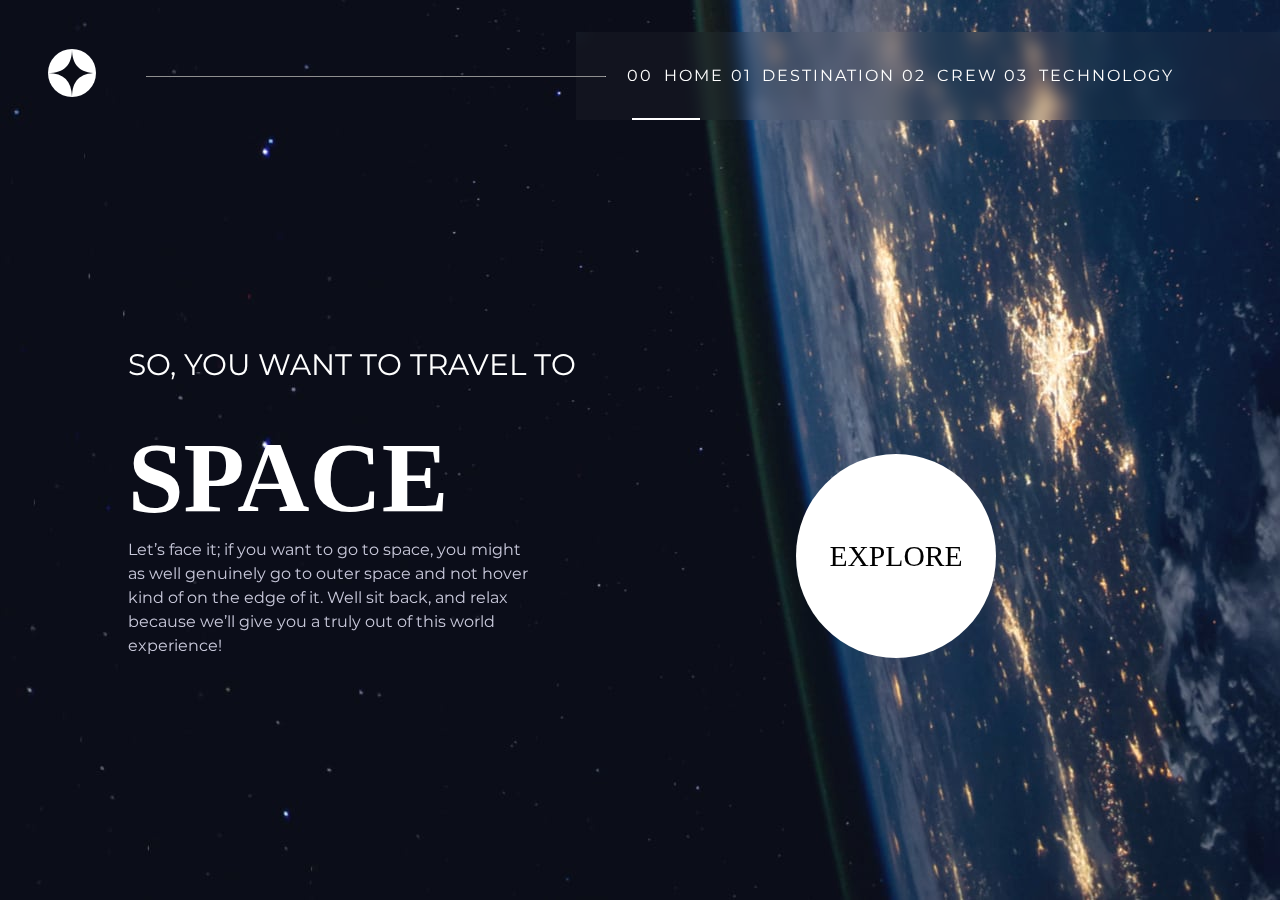
<file: index.html>
<!DOCTYPE html>
<html lang="en">

<head>
  <meta charset="UTF-8">
  <meta name="viewport" content="width=device-width, initial-scale=1.0">

  <link rel="icon" type="image/png" sizes="32x32" href="./assets/favicon-32x32.png">
  <link rel="stylesheet" href="css/styles.css">

  <title>Frontend Mentor | Space tourism website</title>
</head>

<body>

  <header>
    <nav class="row">
      <a class="logo" href=""><img src="assets/shared/logo.svg" alt=""></a>
      <hr class="nav-line">

      <button class="mobile-nav-toggle" data-visible="false" aria-expanded="false" aria-controls="navigation-bar">
        <span class="sr-only">Menu</span>
      </button>


      <ul id="navigation-bar" data-visible="false">
        <li class="nav-link active"><a href="index.html"> <span>00</span> Home </a></li>
        <li class="nav-link"><a href="destination-moon.html"><span>01</span> Destination </a></li>
        <li class="nav-link"><a href="crew-commander.html"><span>02</span> Crew </a></li>
        <li class="nav-link"><a href="technology-vehicle.html"><span>03</span> Technology </a></li>
      </ul>
    </nav>
  </header>

  <main>

    <article class="container  homepage__container">
      <div class="intro_container">
        <p class="intro-text travel">So, you want to travel to</p>
        <h1 class="intro-heading">Space</h1>
        <p class="intro-text-complete">
          Let’s face it; if you want to go to space, you might as well genuinely go to
          outer space and not hover kind of on the edge of it. Well sit back, and relax
          because we’ll give you a truly out of this world experience!
        </p>
      </div>
      <div class="Explore_container">
        <p class="intro-text explore">Explore</p>
      </div>
    </article>

  </main>



  <script src="script.js"></script>
</body>

</html>
</file>
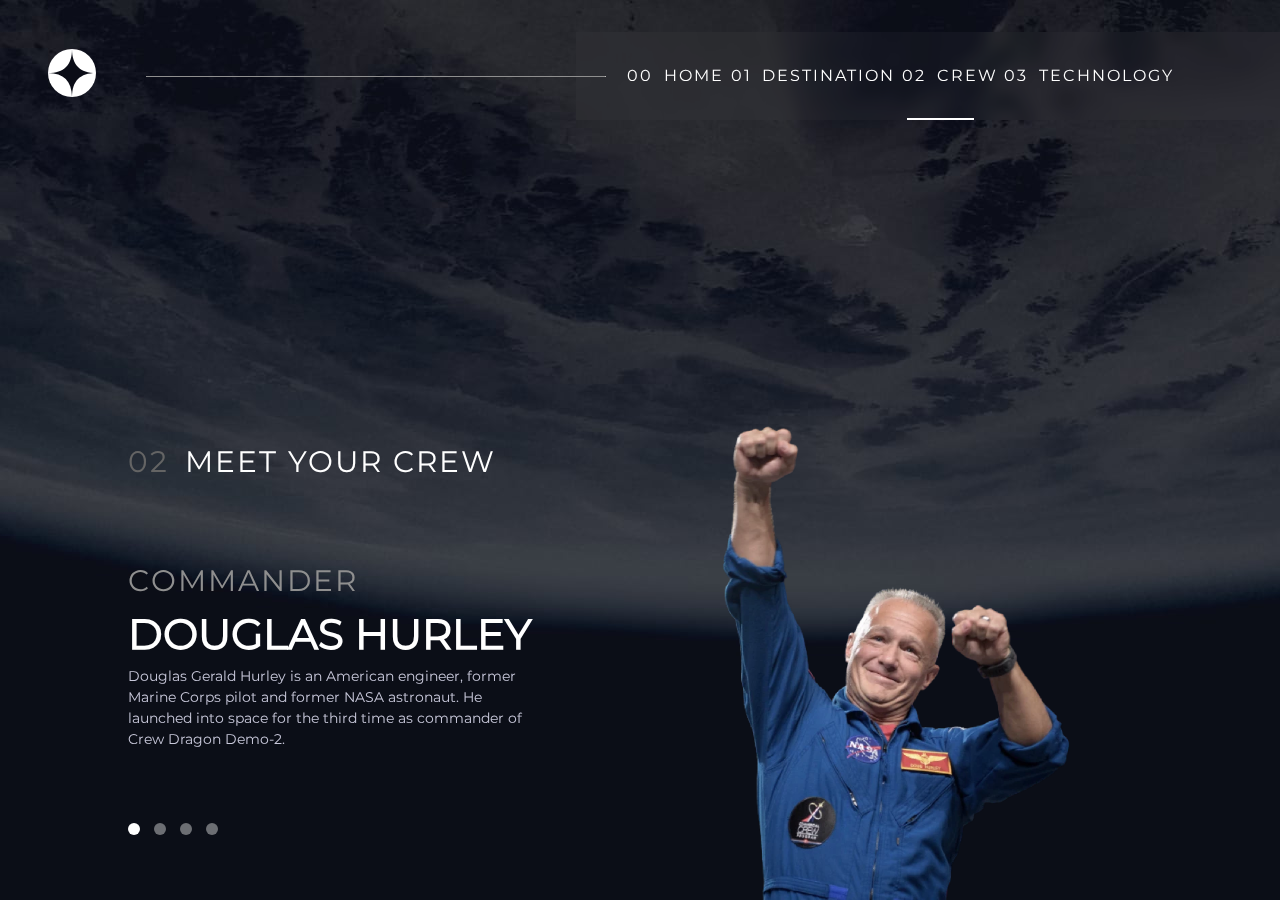
<file: crew-commander.html>
<!DOCTYPE html>
<html lang="en">

<head>
  <meta charset="UTF-8">
  <meta name="viewport" content="width=device-width, initial-scale=1.0">

  <link rel="icon" type="image/png" sizes="32x32" href="./assets/favicon-32x32.png">
  <link rel="stylesheet" href="css/styles.css">
  <link rel="stylesheet" href="css/destination.css">
  <link rel="stylesheet" href="css/crew.css">

  <title>Frontend Mentor | Space tourism website</title>
</head>

<body>

  <header>
    <nav class="row">
      <a class="logo" href=""><img src="assets/shared/logo.svg" alt=""></a>
      <hr class="nav-line">


      <button class="mobile-nav-toggle" data-visible="false" aria-expanded="false" aria-controls="navigation-bar">
        <span class="sr-only">Menu</span>
      </button>

      
      <ul id="navigation-bar" data-visible="false">
        <li class="nav-link"><a href="index.html"> <span>00</span> Home </a></li>
        <li class="nav-link"><a href="destination-moon.html"><span>01</span> Destination </a></li>
        <li class="nav-link active"><a href="crew-commander.html"><span>02</span> Crew </a></li>
        <li class="nav-link"><a href="technology-vehicle.html"><span>03</span> Technology </a></li>
      </ul>
    </nav>
  </header>

  
  <main class="container crew destination">
    
    <div class="homepage__container">
      <div class="crew-member_info">
        <p class="intro-text "><span>02</span>Meet your crew</p>
        <div class="crew-member">
          <p class="intro-text member-post">Commander</p>
          <h2 class="member-name ">Douglas Hurley</h2>
          <p class="member__info">
            Douglas Gerald Hurley is an American engineer, former Marine Corps pilot
            and former NASA astronaut. He launched into space for the third time as
            commander of Crew Dragon Demo-2.
          </p>
        </div>
        <div class="indicator">
          <a class="indicator_btn" href="crew-commander.html"><button class="active-btn"></button></a>
          <a class="indicator_btn" href="crew-specialist.html"><button></button></a>
          <a class="indicator_btn" href="crew-pilot.html"><button></button></a>
          <a class="indicator_btn" href="crew-engineer.html"><button></button></a>
         </div>
      </div>
      <div class="crew-member_img">
        <img src="assets/crew/image-douglas-hurley.webp" alt="">
      </div>
    </div>
  </main>
  <script src="script.js"></script>
</body>
</html>
</file>
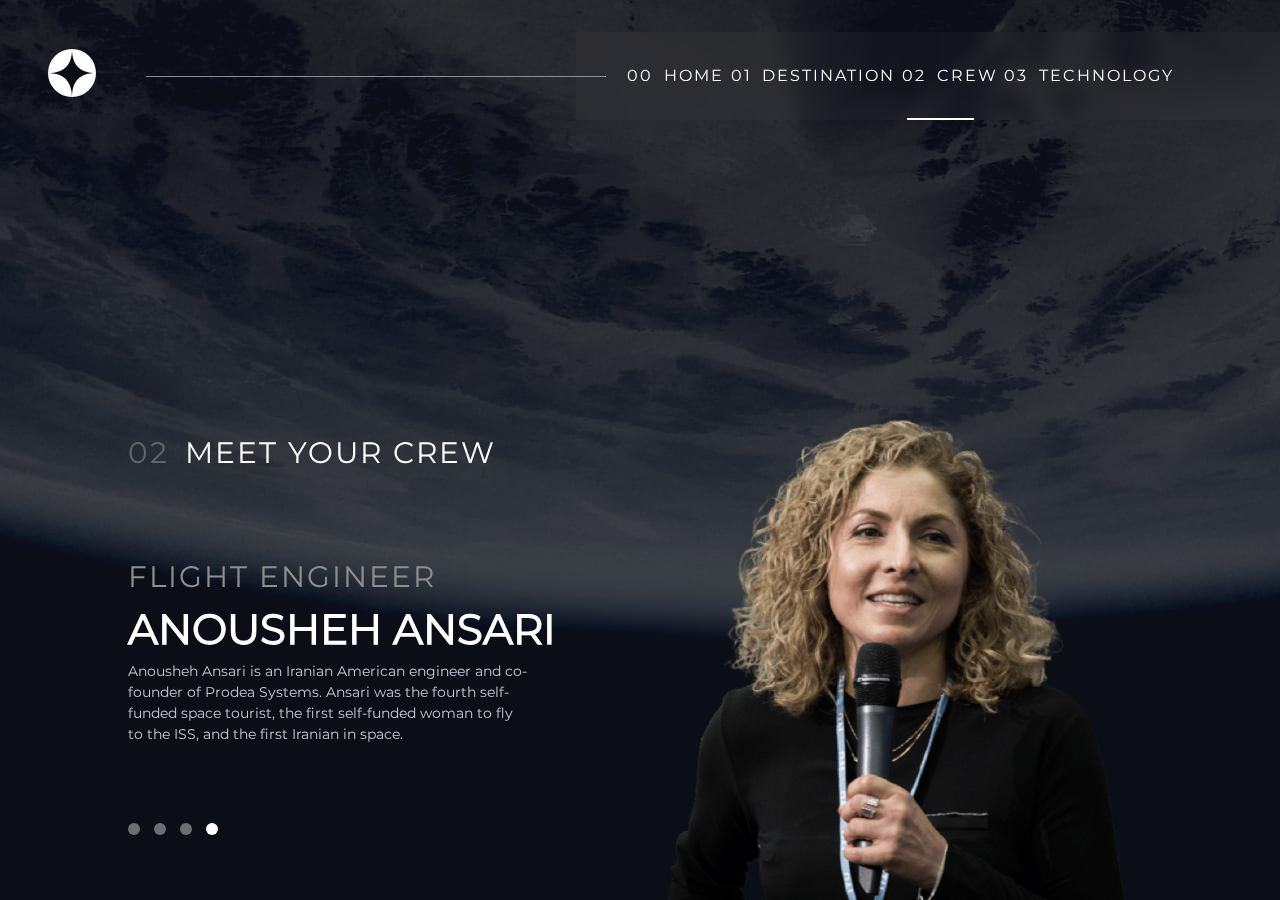
<file: crew-engineer.html>
<!DOCTYPE html>
<html lang="en">

<head>
  <meta charset="UTF-8">
  <meta name="viewport" content="width=device-width, initial-scale=1.0">

  <link rel="icon" type="image/png" sizes="32x32" href="./assets/favicon-32x32.png">
  <link rel="stylesheet" href="css/styles.css">
  <link rel="stylesheet" href="css/destination.css">
  <link rel="stylesheet" href="css/crew.css">

  <title>Frontend Mentor | Space tourism website</title>
</head>

<body>

  <header>
    <nav class="row">
      <a class="logo" href=""><img src="assets/shared/logo.svg" alt=""></a>
      <hr class="nav-line">

      <button class="mobile-nav-toggle" data-visible="false" aria-expanded="false" aria-controls="navigation-bar">
        <span class="sr-only">Menu</span>
      </button>



      <ul id="navigation-bar" data-visible="false">
        <li class="nav-link"><a href="index.html"> <span>00</span> Home </a></li>
        <li class="nav-link"><a href="destination-moon.html"><span>01</span> Destination </a></li>
        <li class="nav-link active"><a href="crew-commander.html"><span>02</span> Crew </a></li>
        <li class="nav-link"><a href="technology-vehicle.html"><span>03</span> Technology </a></li>
      </ul>
    </nav>
  </header>

  
  <main class="container crew destination">
    
    <div class="homepage__container">
      <div class="crew-member_info">
        <p class="intro-text "><span>02</span>Meet your crew</p>
        <div class="crew-member">
          <p class="intro-text member-post">Flight Engineer</p>
          <h2 class="member-name ">Anousheh Ansari</h2>
          <p class="member__info">
            Anousheh Ansari is an Iranian American engineer and co-founder of Prodea Systems. 
            Ansari was the fourth self-funded space tourist, the first self-funded woman to 
            fly to the ISS, and the first Iranian in space. 
          </p>
        </div>
        <div class="indicator">
          <a class="indicator_btn" href="crew-commander.html"><button></button></a>
          <a class="indicator_btn" href="crew-specialist.html"><button></button></a>
          <a class="indicator_btn" href="crew-pilot.html"><button></button></a>
          <a class="indicator_btn" href="crew-engineer.html"><button class="active-btn"></button></a>
         </div>
      </div>
      <div class="crew-member_img engineer">
        <img src="assets/crew/image-anousheh-ansari.png" alt="">
      </div>
    </div>
  </main>


  <script src="script.js"></script>

</body>
</html>
</file>
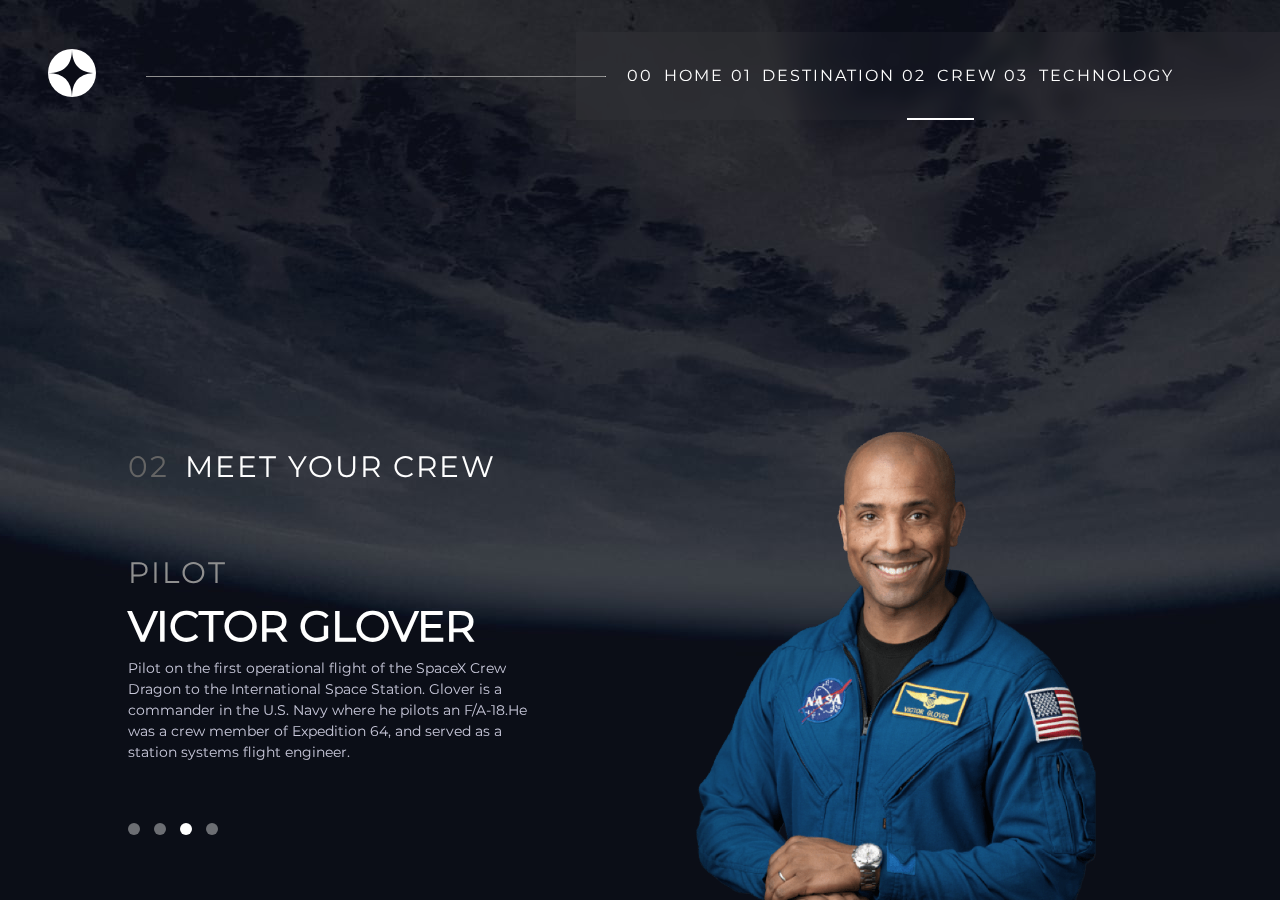
<file: crew-pilot.html>
<!DOCTYPE html>
<html lang="en">

<head>
  <meta charset="UTF-8">
  <meta name="viewport" content="width=device-width, initial-scale=1.0">

  <link rel="icon" type="image/png" sizes="32x32" href="./assets/favicon-32x32.png">
  <link rel="stylesheet" href="css/styles.css">
  <link rel="stylesheet" href="css/destination.css">
  <link rel="stylesheet" href="css/crew.css">

  <title>Frontend Mentor | Space tourism website</title>
</head>

<body>

  <header>
    <nav class="row">
      <a class="logo" href=""><img src="assets/shared/logo.svg" alt=""></a>
      <hr class="nav-line">

      <button class="mobile-nav-toggle" data-visible="false" aria-expanded="false" aria-controls="navigation-bar">
        <span class="sr-only">Menu</span>
      </button>


      <ul id="navigation-bar" data-visible="false">
        <li class="nav-link"><a href="index.html"> <span>00</span> Home </a></li>
        <li class="nav-link"><a href="destination-moon.html"><span>01</span> Destination </a></li>
        <li class="nav-link active"><a href="crew-commander.html"><span>02</span> Crew </a></li>
        <li class="nav-link"><a href="technology-vehicle.html"><span>03</span> Technology </a></li>
      </ul>
    </nav>
  </header>

  
  <main class="container crew destination">
    
    <div class="homepage__container">
      <div class="crew-member_info">
        <p class="intro-text"><span>02</span>Meet your crew</p>
        <div class="crew-member">
          <p class="intro-text member-post">Pilot</p>
          <h2 class="member-name ">Victor Glover</h2>
          <p class="member__info">
            Pilot on the first operational flight of the SpaceX Crew Dragon to the 
            International Space Station. Glover is a commander in the U.S. Navy where 
            he pilots an F/A-18.He was a crew member of Expedition 64, and served as a 
            station systems flight engineer.
          </p>
        </div>
        <div class="indicator">
          <a class="indicator_btn" href="crew-commander.html"><button></button></a>
          <a class="indicator_btn" href="crew-specialist.html"><button></button></a>
          <a class="indicator_btn" href="crew-pilot.html"><button class="active-btn"></button></a>
          <a class="indicator_btn" href="crew-engineer.html"><button></button></a>
         </div>
      </div>
      <div class="crew-member_img pilot">
        <img src="assets/crew/image-victor-glover.png" alt="">
      </div>
    </div>
  </main>




  <script src="script.js"></script>
</body>
</html>
</file>
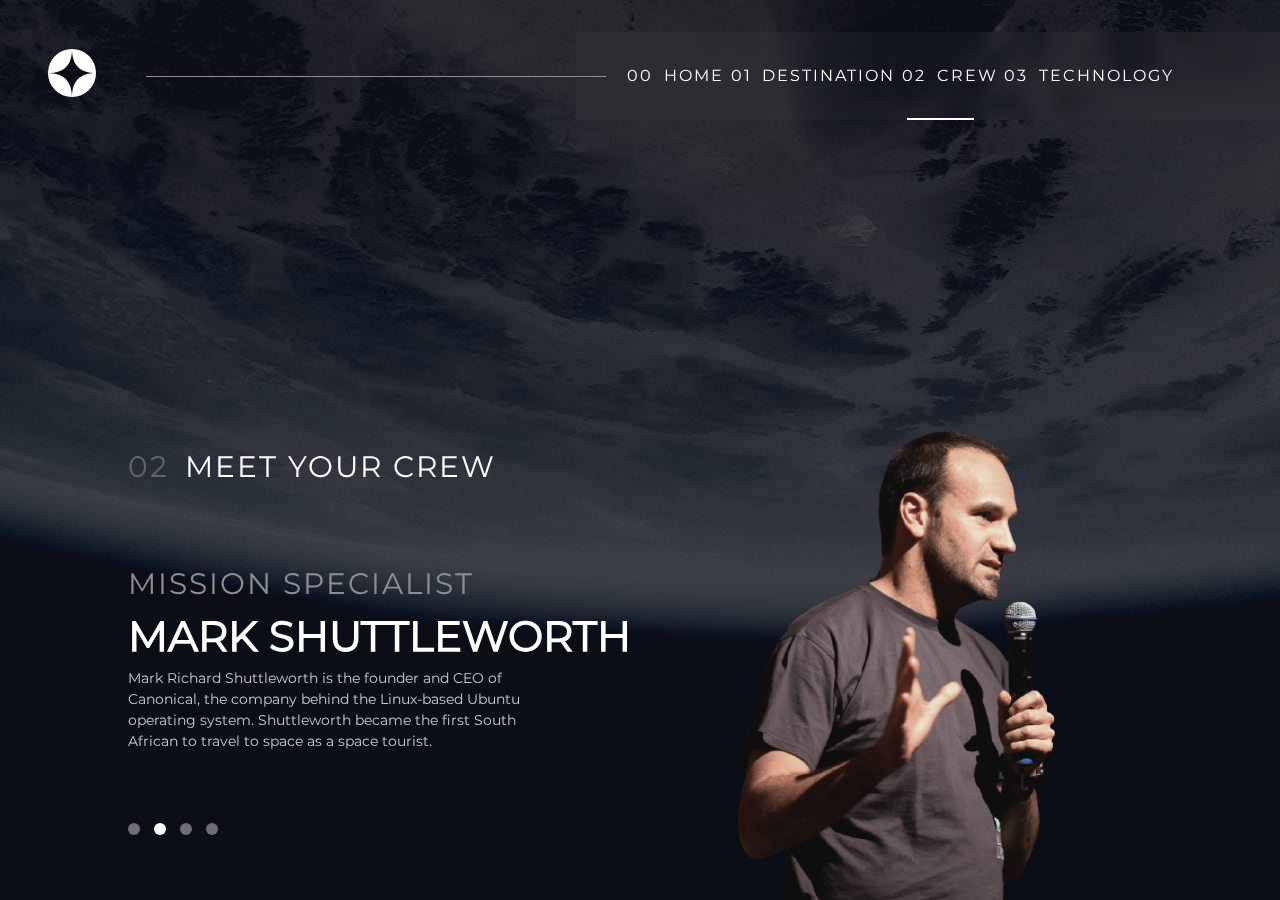
<file: crew-specialist.html>
<!DOCTYPE html>
<html lang="en">

<head>
  <meta charset="UTF-8">
  <meta name="viewport" content="width=device-width, initial-scale=1.0">

  <link rel="icon" type="image/png" sizes="32x32" href="./assets/favicon-32x32.png">
  <link rel="stylesheet" href="css/styles.css">
  <link rel="stylesheet" href="css/destination.css">
  <link rel="stylesheet" href="css/crew.css">

  <title>Frontend Mentor | Space tourism website</title>
</head>

<body>

  <header>
    <nav class="row">
      <a class="logo" href=""><img src="assets/shared/logo.svg" alt=""></a>
      <hr class="nav-line">

      <button class="mobile-nav-toggle" data-visible="false" aria-expanded="false" aria-controls="navigation-bar">
        <span class="sr-only">Menu</span>
      </button>


      <ul id="navigation-bar" data-visible="false">
        <li class="nav-link"><a href="index.html"> <span>00</span> Home </a></li>
        <li class="nav-link"><a href="destination-moon.html"><span>01</span> Destination </a></li>
        <li class="nav-link active"><a href="crew-commander.html"><span>02</span> Crew </a></li>
        <li class="nav-link"><a href="technology-vehicle.html"><span>03</span> Technology </a></li>
      </ul>
    </nav>
  </header>

  
  <main class="container crew destination">
    
    <div class="homepage__container">
      <div class="crew-member_info">
        <p class="intro-text specialist"><span>02</span>Meet your crew</p>
        <div class="crew-member">
          <p class="intro-text member-post">Mission Specialist</p>
          <h2 class="member-name ">Mark Shuttleworth</h2>
          <p class="member__info">
            Mark Richard Shuttleworth is the founder and CEO of Canonical, the company behind 
            the Linux-based Ubuntu operating system. Shuttleworth became the first South 
            African to travel to space as a space tourist.
          </p>
        </div>
        <div class="indicator">
          <a class="indicator_btn" href="crew-commander.html"><button></button></a>
          <a class="indicator_btn" href="crew-specialist.html"><button class="active-btn"></button></a>
          <a class="indicator_btn" href="crew-pilot.html"><button></button></a>
          <a class="indicator_btn" href="crew-engineer.html"><button></button></a>
         </div>
      </div>
      <div class="crew-member_img specialist">
        <img src="assets/crew/image-mark-shuttleworth.png" alt="">
      </div>
    </div>
  </main>


  <script src="script.js"></script>
</body>
</html>
</file>
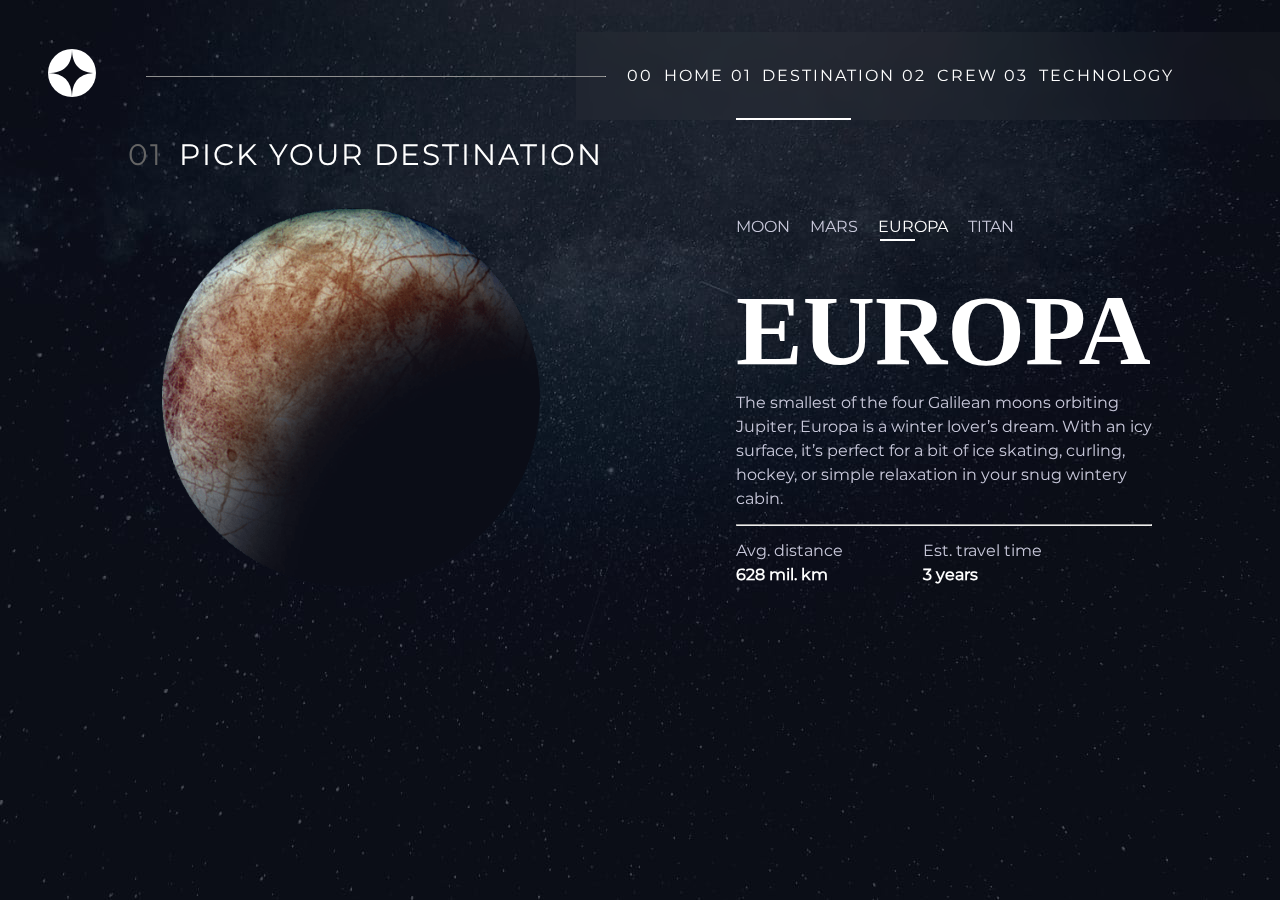
<file: destination-europa.html>
<!DOCTYPE html>
<html lang="en">

<head>
  <meta charset="UTF-8">
  <meta name="viewport" content="width=device-width, initial-scale=1.0">

  <link rel="icon" type="image/png" sizes="32x32" href="./assets/favicon-32x32.png">
  <link rel="stylesheet" href="css/styles.css">
  <link rel="stylesheet" href="css/destination.css">

  <title>Frontend Mentor | Space tourism website</title>
</head>

<body>

  <header>
    <nav class="row">
      <a class="logo" href=""><img src="assets/shared/logo.svg" alt=""></a>
      <hr class="nav-line">

      <button class="mobile-nav-toggle" data-visible="false" aria-expanded="false" aria-controls="navigation-bar">
        <span class="sr-only">Menu</span>
      </button>



      <ul id="navigation-bar" data-visible="false">
        <li class="nav-link"><a href="index.html"> <span>00</span> Home </a></li>
        <li class="nav-link active"><a href="destination-moon.html"><span>01</span> Destination </a></li>
        <li class="nav-link"><a href="crew-commander.html"><span>02</span> Crew </a></li>
        <li class="nav-link"><a href="technology-vehicle.html"><span>03</span> Technology </a></li>
      </ul>
    </nav>
  </header>

  <main class="container destination">
    <p class="intro-text"><span>01</span>Pick your destination</p>

    <div class="homepage__container">
      <div class="moon__image">
        <img src="assets/destination/image-europa.png" alt="">
      </div>
      <div class="planetory-bodies_info">
        <ul class="planetory-bodies_nav">
          <li class="planetory-bodies_link"><a class="planet-link" href="destination-moon.html">MOON</a></li>
          <li class="planetory-bodies_link"><a class="planet-link" href="destination-mars.html">MARS</a></li>
          <li class="planetory-bodies_link"><a class="active-planet" href="destination-europa.html">EUROPA</a></li>
          <li class="planetory-bodies_link"><a class="planet-link" href="destination-titan.html">TITAN</a></li>
        </ul>
        <h1 class="intro-heading">EUROPA</h1>
        <p class="planet-info">
          The smallest of the four Galilean moons orbiting Jupiter, Europa is a
          winter lover’s dream. With an icy surface, it’s perfect for a bit of
          ice skating, curling, hockey, or simple relaxation in your snug
          wintery cabin.
        </p>
        <hr class="moon-line">
        <div class="row distance__container">
          <div>
            <p>Avg. distance</p>
            <h4>628 mil. km</h4>
          </div>
          <div>
            <p>Est. travel time</p>
            <h4>3 years</h4>
          </div>
        </div>
      </div>
    </div>
  </main>

  <script src="script.js"></script>
</body>

</html>
</file>
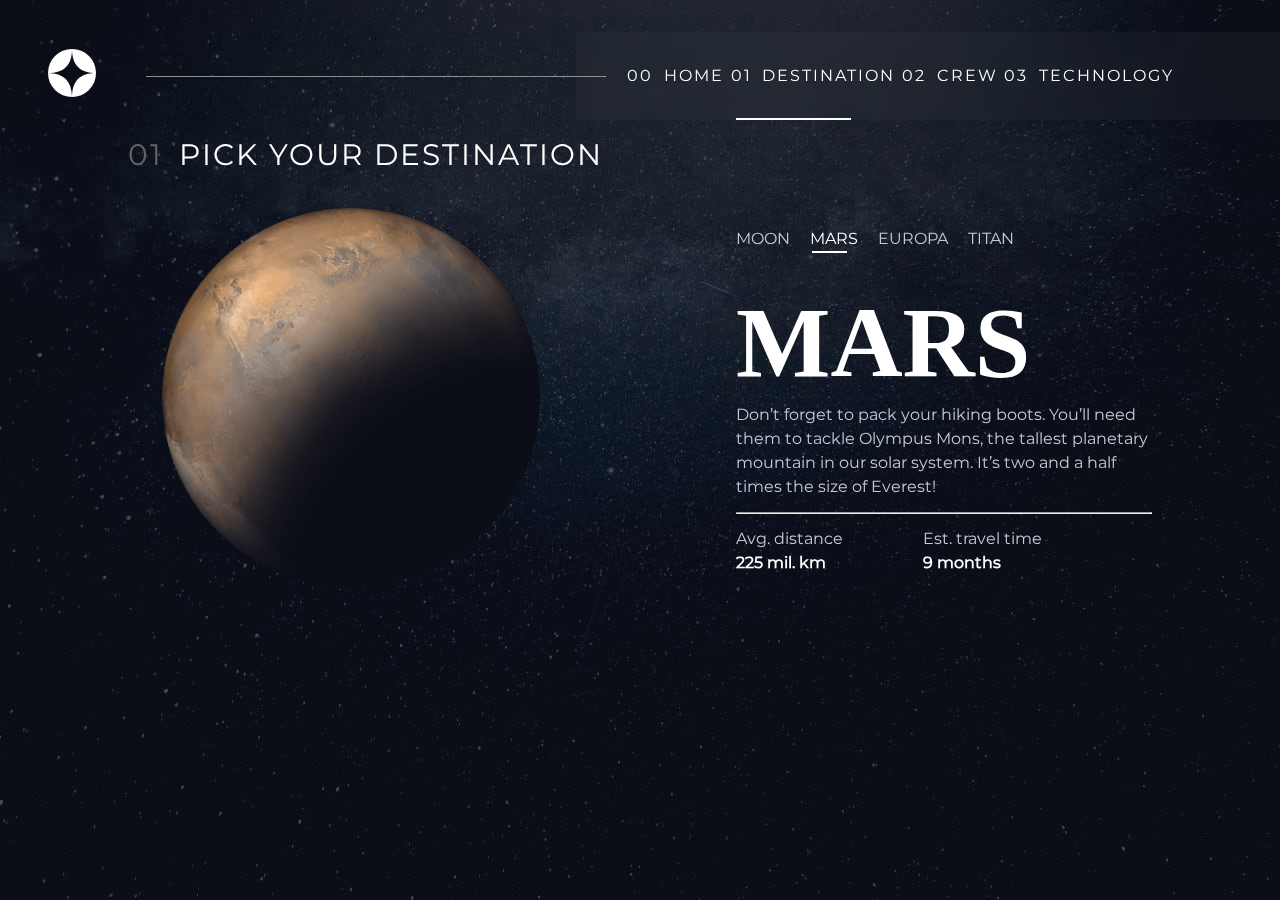
<file: destination-mars.html>
<!DOCTYPE html>
<html lang="en">

<head>
  <meta charset="UTF-8">
  <meta name="viewport" content="width=device-width, initial-scale=1.0">

  <link rel="icon" type="image/png" sizes="32x32" href="./assets/favicon-32x32.png">
  <link rel="stylesheet" href="css/styles.css">
  <link rel="stylesheet" href="css/destination.css">

  <title>Frontend Mentor | Space tourism website</title>
</head>

<body>

  <header>
    <nav class="row">
      <a class="logo" href=""><img src="assets/shared/logo.svg" alt=""></a>
      <hr class="nav-line">

      <button class="mobile-nav-toggle" data-visible="false" aria-expanded="false" aria-controls="navigation-bar">
        <span class="sr-only">Menu</span>
      </button>

      <ul id="navigation-bar" data-visible="false">
        <li class="nav-link"><a href="index.html"> <span>00</span> Home </a></li>
        <li class="nav-link active"><a href="destination-moon.html"><span>01</span> Destination </a></li>
        <li class="nav-link"><a href="crew-commander.html"><span>02</span> Crew </a></li>
        <li class="nav-link"><a href="technology-vehicle.html"><span>03</span> Technology </a></li>
      </ul>
    </nav>
  </header>

  <main class="container destination">
    <p class="intro-text"><span>01</span>Pick your destination</p>

    <div class="homepage__container">
      <div class="moon__image">
        <img src="assets/destination/image-mars.png" alt="">
      </div>
      <div class="planetory-bodies_info">
        <ul class="planetory-bodies_nav">
          <li class="planetory-bodies_link"><a class="planet-link" href="destination-moon.html">MOON</a></li>
          <li class="planetory-bodies_link"><a class="active-planet" href="destination-mars.html">MARS</a></li>
          <li class="planetory-bodies_link"><a class="planet-link" href="destination-europa.html">EUROPA</a></li>
          <li class="planetory-bodies_link"><a class="planet-link" href="destination-titan.html">TITAN</a></li>
        </ul>
        <h1 class="intro-heading">MARS</h1>
        <p class="planet-info">
          Don’t forget to pack your hiking boots. You’ll need them to tackle Olympus Mons, 
          the tallest planetary mountain in our solar system. It’s two and a half times 
          the size of Everest!
        </p>
        <hr class="moon-line">
        <div class="row distance__container">
          <div>
            <p>Avg. distance</p>
            <h4>225 mil. km</h4>
          </div>
          <div>
            <p>Est. travel time</p>
            <h4>9 months</h4>
          </div>
        </div>
      </div>
    </div>
  </main>

  <script src="script.js"></script>
</body>

</html>
</file>
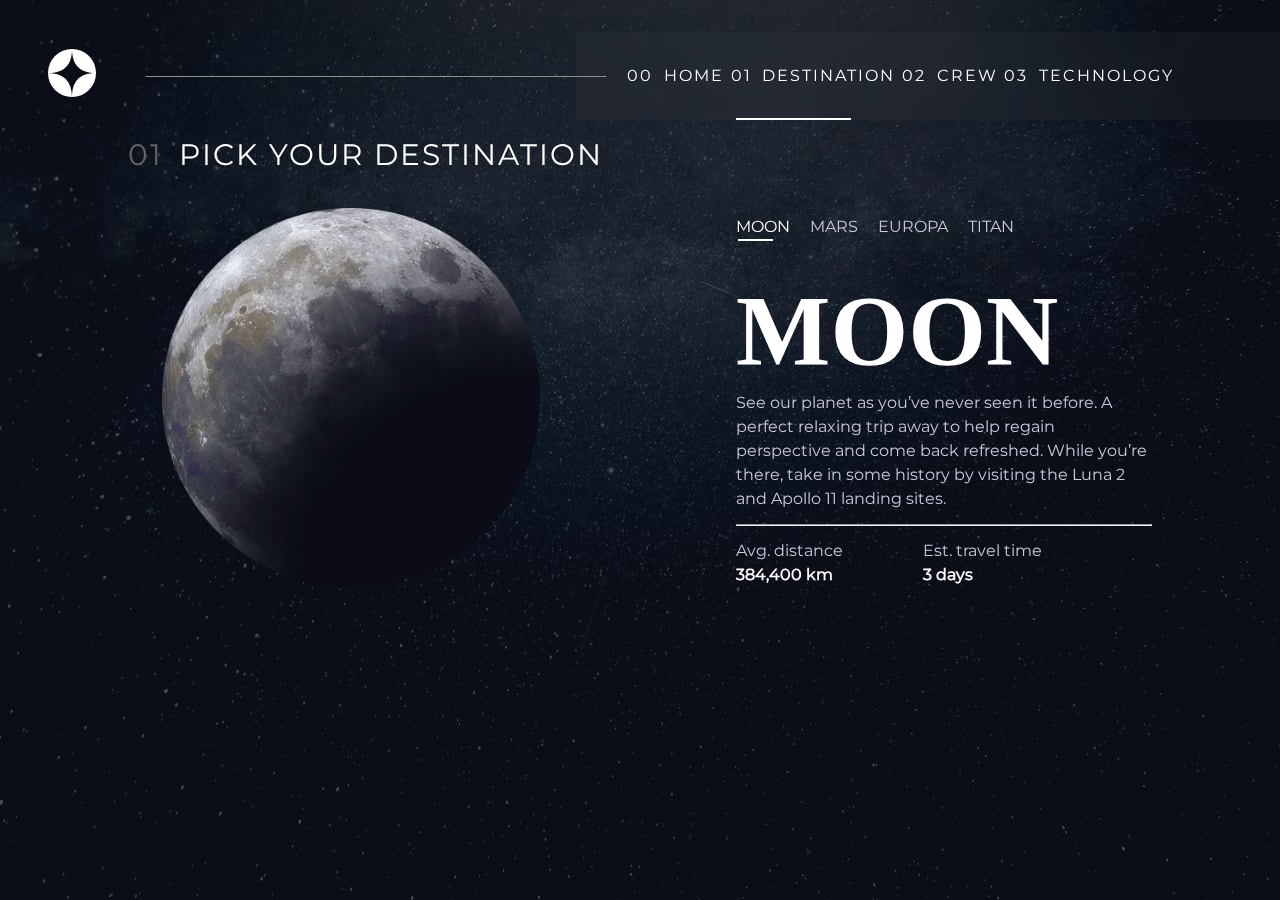
<file: destination-moon.html>
<!DOCTYPE html>
<html lang="en">

<head>
  <meta charset="UTF-8">
  <meta name="viewport" content="width=device-width, initial-scale=1.0">

  <link rel="icon" type="image/png" sizes="32x32" href="./assets/favicon-32x32.png">
  <link rel="stylesheet" href="css/styles.css">
  <link rel="stylesheet" href="css/destination.css">

  <title>Frontend Mentor | Space tourism website</title>
</head>

<body>

  <header>
    <nav class="row">
      <a class="logo" href=""><img src="assets/shared/logo.svg" alt=""></a>
      <hr class="nav-line">


      <button class="mobile-nav-toggle" data-visible="false" aria-expanded="false" aria-controls="navigation-bar">
        <span class="sr-only">Menu</span>
      </button>


      <ul id="navigation-bar" data-visible="false">
        <li class="nav-link"><a href="index.html"> <span>00</span> Home </a></li>
        <li class="nav-link active"><a href="destination-moon.html"><span>01</span> Destination </a></li>
        <li class="nav-link"><a href="crew-commander.html"><span>02</span> Crew </a></li>
        <li class="nav-link"><a href="technology-vehicle.html"><span>03</span> Technology </a></li>
      </ul>
    </nav>
  </header>

  <main class="container destination">
    <p class="intro-text"><span>01</span>Pick your destination</p>

    <div class="homepage__container">
      <div class="moon__image">
        <img src="assets/destination/image-moon.webp" alt="">
      </div>
      <div class="planetory-bodies_info">
        <ul class="planetory-bodies_nav">
          <li class="planetory-bodies_link"><a class="active-planet" href="destination-moon.html">MOON</a></li>
          <li class="planetory-bodies_link"><a class="planet-link" href="destination-mars.html">MARS</a></li>
          <li class="planetory-bodies_link"><a class="planet-link" href="destination-europa.html">EUROPA</a></li>
          <li class="planetory-bodies_link"><a class="planet-link" href="destination-titan.html">TITAN</a></li>
        </ul>
        <h1 class="intro-heading">MOON</h1>
        <p class="planet-info">
          See our planet as you’ve never seen it before. A perfect relaxing trip away to help
          regain perspective and come back refreshed. While you’re there, take in some history
          by visiting the Luna 2 and Apollo 11 landing sites.
        </p>
        <hr class="moon-line">
        <div class="row distance__container">
          <div>
            <p>Avg. distance</p>
            <h4>384,400 km</h4>
          </div>
          <div>
            <p>Est. travel time</p>
            <h4>3 days</h4>
          </div>
        </div>
      </div>
    </div>
  </main>

  <script src="script.js"></script>
</body>

</html>
</file>
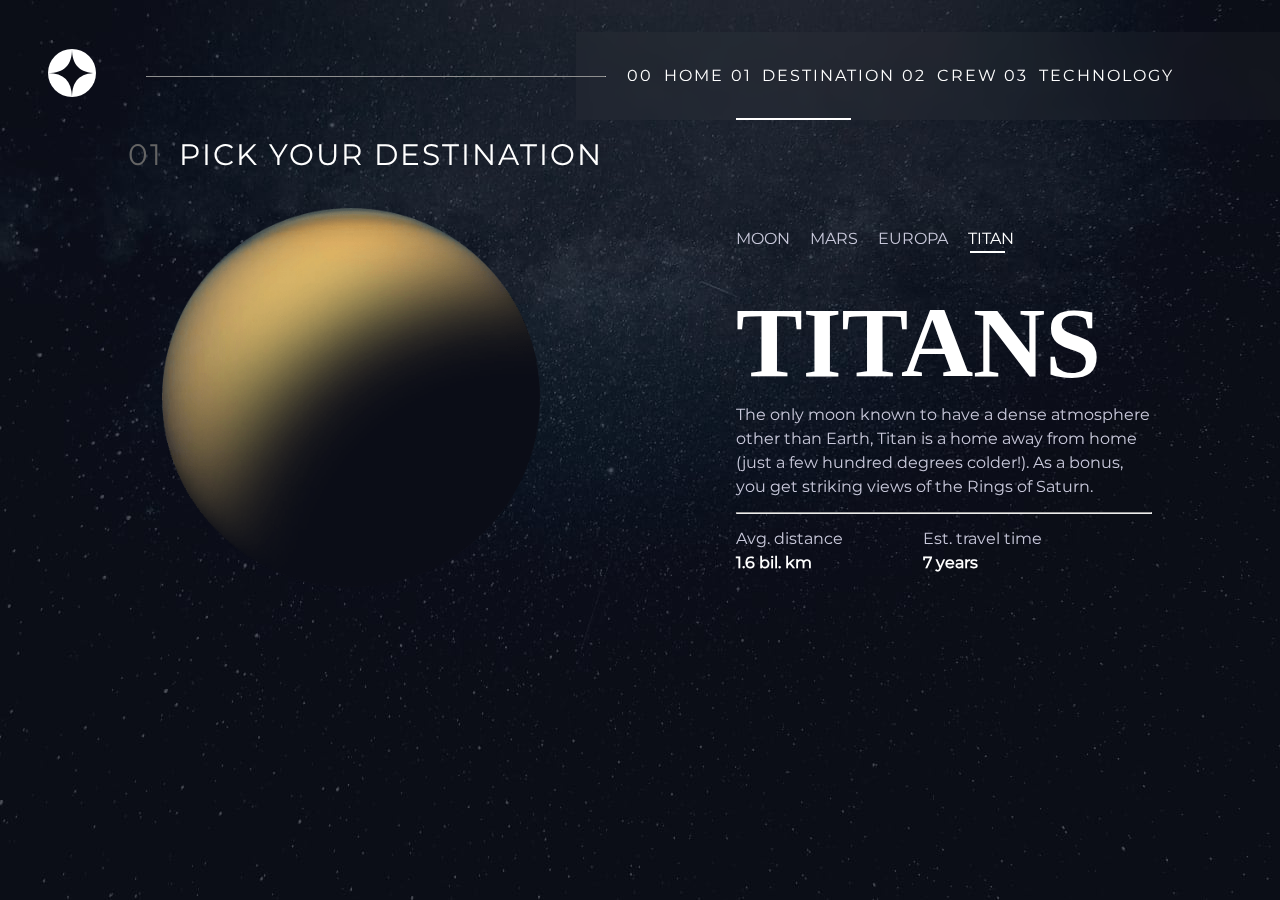
<file: destination-titan.html>
<!DOCTYPE html>
<html lang="en">

<head>
  <meta charset="UTF-8">
  <meta name="viewport" content="width=device-width, initial-scale=1.0">

  <link rel="icon" type="image/png" sizes="32x32" href="./assets/favicon-32x32.png">
  <link rel="stylesheet" href="css/styles.css">
  <link rel="stylesheet" href="css/destination.css">

  <title>Frontend Mentor | Space tourism website</title>
</head>

<body>

  <header>
    <nav class="row">
      <a class="logo" href=""><img src="assets/shared/logo.svg" alt=""></a>
      <hr class="nav-line">

      <button class="mobile-nav-toggle" data-visible="false" aria-expanded="false" aria-controls="navigation-bar">
        <span class="sr-only">Menu</span>
      </button>

      <ul id="navigation-bar" data-visible="false">
        <li class="nav-link"><a href="index.html"> <span>00</span> Home </a></li>
        <li class="nav-link active"><a href="destination-europa.html"><span>01</span> Destination </a></li>
        <li class="nav-link"><a href="crew-commander.html"><span>02</span> Crew </a></li>
        <li class="nav-link"><a href="technology-vehicle.html"><span>03</span> Technology </a></li>
      </ul>
    </nav>
  </header>

  <main class="container destination">
    <p class="intro-text"><span>01</span>Pick your destination</p>

    <div class="homepage__container">
      <div class="moon__image">
        <img src="assets/destination/image-titan.png" alt="">
      </div>
      <div class="planetory-bodies_info">
        <ul class="planetory-bodies_nav">
          <li class="planetory-bodies_link"><a class="planet-link" href="destination-moon.html">MOON</a></li>
          <li class="planetory-bodies_link"><a class="planet-link" href="destination-mars.html">MARS</a></li>
          <li class="planetory-bodies_link"><a class="planet-link" href="destination-europa.html">EUROPA</a></li>
          <li class="planetory-bodies_link"><a class="active-planet" href="destination-titan.html">TITAN</a></li>
        </ul>
        <h1 class="intro-heading">TITANS</h1>
        <p class="planet-info">
          The only moon known to have a dense atmosphere other than Earth, Titan 
          is a home away from home (just a few hundred degrees colder!). As a 
          bonus, you get striking views of the Rings of Saturn.
        </p>
        <hr class="moon-line">
        <div class="row distance__container">
          <div>
            <p>Avg. distance</p>
            <h4>1.6 bil. km</h4>
          </div>
          <div>
            <p>Est. travel time</p>
            <h4>7 years</h4>
          </div>
        </div>
      </div>
    </div>
  </main>

  <script src="script.js"></script>
</body>

</html>
</file>
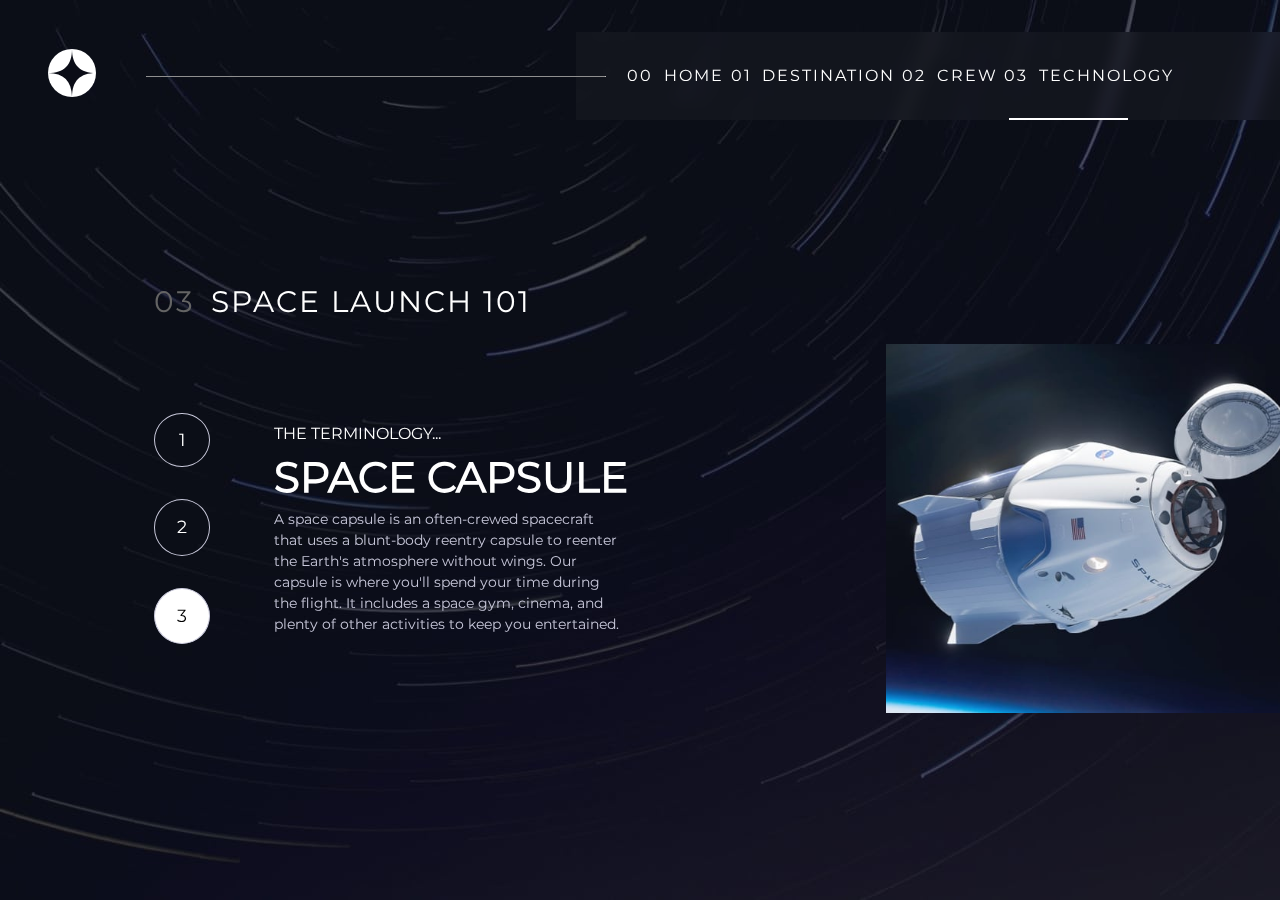
<file: technology-capsule.html>
<!DOCTYPE html>
<html lang="en">
<head>
  <meta charset="UTF-8">
  <meta name="viewport" content="width=device-width, initial-scale=1.0">

  <link rel="icon" type="image/png" sizes="32x32" href="./assets/favicon-32x32.png">
  <link rel="stylesheet" href="css/styles.css">
  <link rel="stylesheet" href="css/destination.css">
  <link rel="stylesheet" href="css/crew.css">
  <link rel="stylesheet" href="css/technology.css">
  
  <title>Frontend Mentor | Space tourism website</title>
</head>
<body>

  <header>
    <nav class="row">
      <a class="logo" href=""><img src="assets/shared/logo.svg" alt=""></a>
      <hr class="nav-line">

      <button class="mobile-nav-toggle" data-visible="false" aria-expanded="false" aria-controls="navigation-bar">
        <span class="sr-only">Menu</span>
      </button>


      <ul id="navigation-bar" data-visible="false">
        <li class="nav-link"><a href="index.html"> <span>00</span> Home </a></li>
        <li class="nav-link"><a href="destination-moon.html"><span>01</span> Destination </a></li>
        <li class="nav-link"><a href="crew-commander.html"><span>02</span> Crew </a></li>
        <li class="nav-link active"><a href="technology-vehicle.html"><span>03</span> Technology </a></li>
      </ul>
    </nav>
  </header>

  <main class="tech">
    <p class="intro-text"><span>03</span>Space launch 101</p>
    <div class="tech_container">
      <div class="row tech__info">
        <div class="tech-navigators">

          <a href="technology-vehicle.html">
            <div class="navigator nav1">1</div>
          </a>
          <a href="technology-spaceport.html">
            <div class="navigator nav2">2</div>
          </a>
          <a href="technology-capsule.html">
            <div class="navigator nav3 activenav">3</div>
          </a>
        </div>
        <div class="tech-info__container">
          <p class="terminology">The terminology...</p>
          <h2 class="member-name">Space capsule</h2>
          <p class="about__tech">
            A space capsule is an often-crewed spacecraft that uses a blunt-body reentry 
            capsule to reenter the Earth's atmosphere without wings. Our capsule is where 
            you'll spend your time during the flight. It includes a space gym, cinema, 
            and plenty of other activities to keep you entertained.
          </p>
        </div>
      </div>
      <div class="technology-image">
        <picture>
          <source srcset="assets/technology/image-space-capsule-landscape.jpg" media= "(max-width: 1000px)">
          <img src="assets/technology/image-space-capsule-portrait.jpg" alt="">
        </picture>
      </div>
    </div>
  </main>

  <script src="script.js"></script>
</body>
</html>
</file>
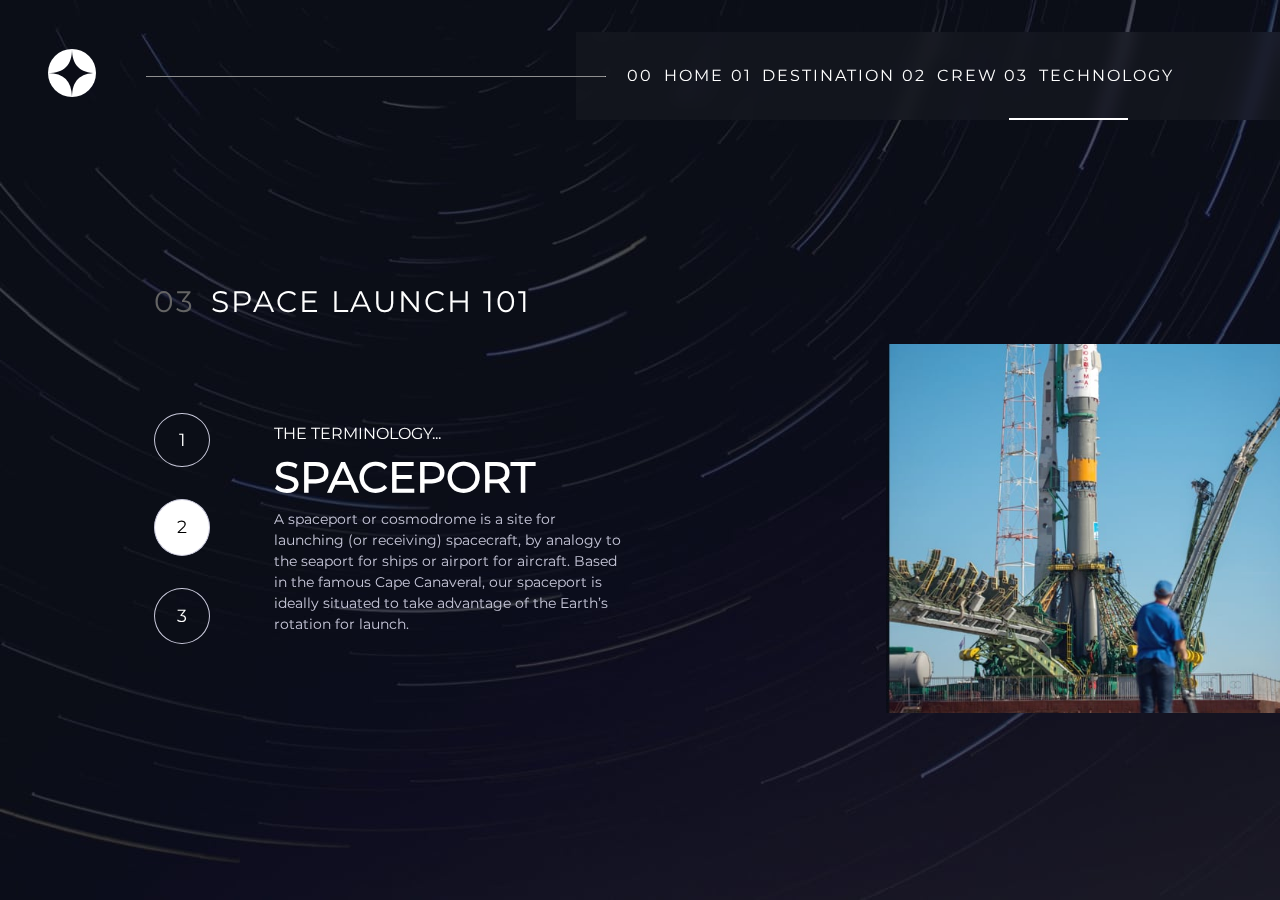
<file: technology-spaceport.html>
<!DOCTYPE html>
<html lang="en">
<head>
  <meta charset="UTF-8">
  <meta name="viewport" content="width=device-width, initial-scale=1.0">

  <link rel="icon" type="image/png" sizes="32x32" href="./assets/favicon-32x32.png">
  <link rel="stylesheet" href="css/styles.css">
  <link rel="stylesheet" href="css/destination.css">
  <link rel="stylesheet" href="css/crew.css">
  <link rel="stylesheet" href="css/technology.css">
  
  <title>Frontend Mentor | Space tourism website</title>
</head>
<body>

  <header>
    <nav class="row">
      <a class="logo" href=""><img src="assets/shared/logo.svg" alt=""></a>
      <hr class="nav-line">

      <button class="mobile-nav-toggle" data-visible="false" aria-expanded="false" aria-controls="navigation-bar">
        <span class="sr-only">Menu</span>
      </button>



      <ul id="navigation-bar" data-visible="false">
        <li class="nav-link"><a href="index.html"> <span>00</span> Home </a></li>
        <li class="nav-link"><a href="destination-moon.html"><span>01</span> Destination </a></li>
        <li class="nav-link"><a href="crew-commander.html"><span>02</span> Crew </a></li>
        <li class="nav-link active"><a href="technology-vehicle.html"><span>03</span> Technology </a></li>
      </ul>
    </nav>
  </header>

  <main class="tech">
    <p class="intro-text"><span>03</span>Space launch 101</p>
    <div class="tech_container">
      <div class="row tech__info">
        <div class="tech-navigators">
          <a href="technology-vehicle.html">
            <div class="navigator nav1">1</div>
          </a>
          <a href="technology-spaceport.html ">
            <div class="navigator nav2 activenav">2</div>
          </a>
          <a href="technology-capsule.html">
            <div class="navigator nav3">3</div>
          </a>
        </div>
        <div class="tech-info__container">
          <p class="terminology">The terminology...</p>
          <h2 class="member-name">Spaceport</h2>
          <p class="about__tech">
            A spaceport or cosmodrome is a site for launching (or receiving) spacecraft, 
            by analogy to the seaport for ships or airport for aircraft. Based in the 
            famous Cape Canaveral, our spaceport is ideally situated to take advantage 
            of the Earth’s rotation for launch.
          </p>
        </div>
      </div>
      <div class="technology-image">
        <picture>
          <source srcset="assets/technology/image-spaceport-landscape.jpg" media="(max-width: 900px)">
          <img src="assets/technology/image-spaceport-portrait.jpg" alt="">
        </picture>
      </div>
    </div>
  </main>


</body>
</html>

  

<script src="script.js"></script>
</body>
</html>
</file>
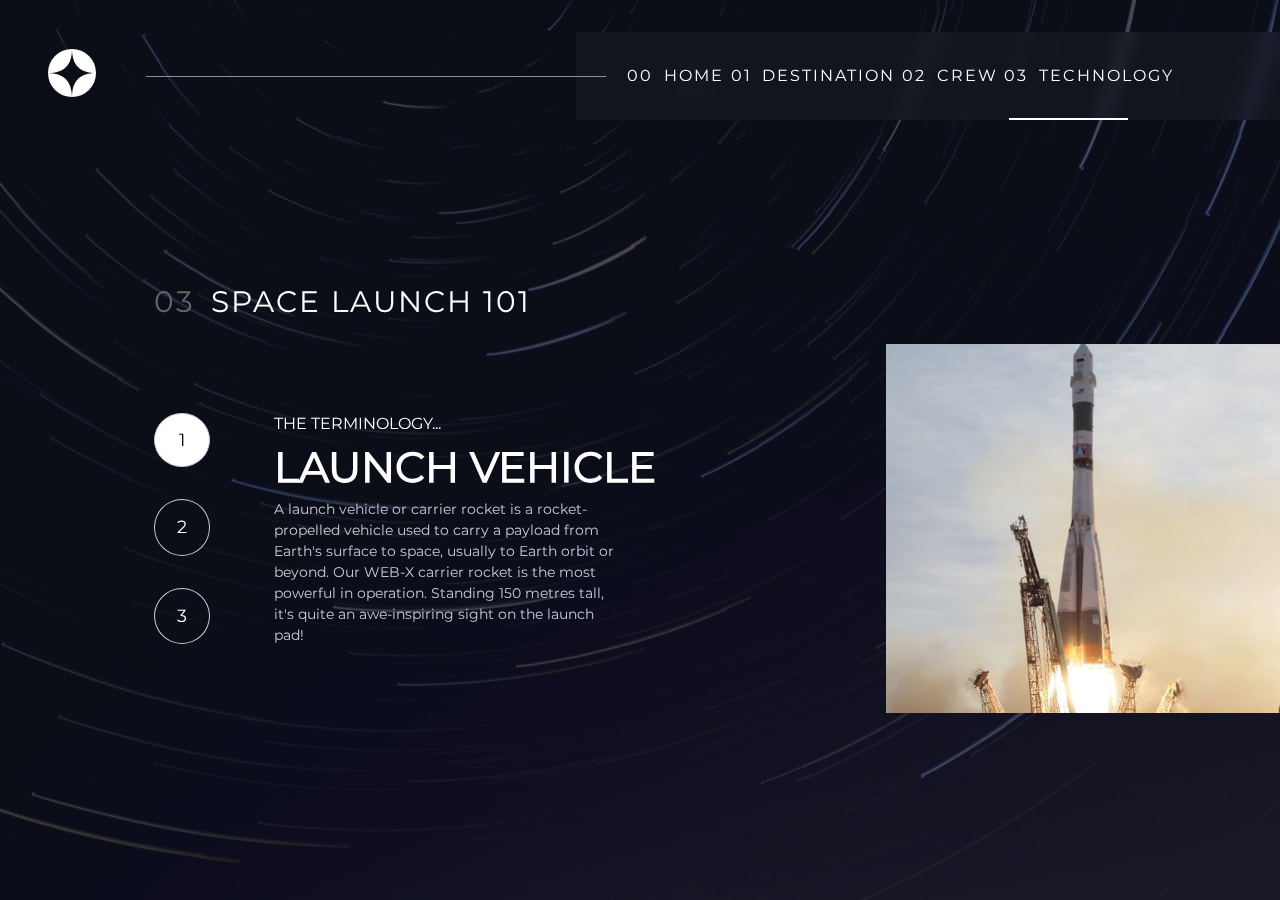
<file: technology-vehicle.html>
<!DOCTYPE html>
<html lang="en">
<head>
  <meta charset="UTF-8">
  <meta name="viewport" content="width=device-width, initial-scale=1.0">

  <link rel="icon" type="image/png" sizes="32x32" href="./assets/favicon-32x32.png">
  <link rel="stylesheet" href="css/styles.css">
  <link rel="stylesheet" href="css/destination.css">
  <link rel="stylesheet" href="css/crew.css">
  <link rel="stylesheet" href="css/technology.css">
  
  <title>Frontend Mentor | Space tourism website</title>
</head>
<body>

  <header>
    <nav class="row">
      <a class="logo" href=""><img src="assets/shared/logo.svg" alt=""></a>
      <hr class="nav-line">


      <button class="mobile-nav-toggle" data-visible="false" aria-expanded="false" aria-controls="navigation-bar">
        <span class="sr-only">Menu</span>
      </button>


      <ul id="navigation-bar" data-visible="false">

        <li class="nav-link"><a href="index.html"> <span>00</span> Home </a></li>
        <li class="nav-link"><a href="destination-moon.html"><span>01</span> Destination </a></li>
        <li class="nav-link"><a href="crew-commander.html"><span>02</span> Crew </a></li>
        <li class="nav-link active"><a href="technology-vehicle.html"><span>03</span> Technology </a></li>
      </ul>
    </nav>
  </header>

  <main class="tech">
    <p class="intro-text"><span>03</span>Space launch 101</p>
    <div class="tech_container">
      <div class="row tech__info">
        <div class="tech-navigators">
          <a href="technology-vehicle.html">
            <div class="navigator nav1 activenav">1</div>
          </a>

          <a href="technology-spaceport.html">
            <div class="navigator nav2">2</div>
          </a>

          <a href="technology-capsule.html">
            <div class="navigator nav3">3</div>
          </a>

        </div>
        <div class="tech-info__container">
          <p class="terminology">The terminology...</p>
          <h2 class="member-name">Launch vehicle</h2>
          <p class="about__tech">
            A launch vehicle or carrier rocket is a rocket-propelled vehicle used to carry a 
            payload from Earth's surface to space, usually to Earth orbit or beyond. Our 
            WEB-X carrier rocket is the most powerful in operation. Standing 150 metres tall, 
            it's quite an awe-inspiring sight on the launch pad!
          </p>
        </div>
      </div>
      <div class="technology-image">
        <picture>
          <source srcset="assets/technology/image-launch-vehicle-landscape.jpg" media = "(max-width: 1000px)">
          <img src="assets/technology/image-launch-vehicle-portrait.jpg" alt="">
        </picture>
      </div>
    </div>
  </main>
  

  <script src="script.js"></script>
</body>
</html>
</file>
<file: css/styles.css>
*, *::before,
*::after{
    padding: 0;
    margin: 0;
    box-sizing: border-box;
    list-style-type: none;
    text-decoration: none;
}

:root{
    --container-lg : 80%;
    --container-sm : 90%;
    --container-md : 94%;
    --color-white: #fff;
    --color-faint-white: hsla( 0, 0%, 100%, .4);
    --color-black: #000;
    --Dark-grayish-blue: #c8c8da;
}

@font-face {
    font-family: montserrat-Bold;
    src: url(../montserrat/Montserrat-Bold.ttf);
}
@font-face {
    font-family: montserrat-Regular;
    src: url(../montserrat/Montserrat-Regular.ttf);
}
@font-face {
    font-family: montserrat-Light;
    src: url(../montserrat/Montserrat-Light.ttf);
}


img{
    max-width: 100%;
}

a{
    color: var(--color-white);
}
.container{
    width: var(--container-lg);
    margin: 0 auto;
}

.row{
    display: flex;
    justify-content: space-between;
    align-items: center;
}

body{
    background: url(../assets/home/background-home-desktop.jpg);
    background-position: center;
    background-size: cover;
    background-repeat: no-repeat;
    color: #ffffff;
    font-family: montserrat-Regular, sans-serif;
    line-height: 1.5;
    min-height: 100svh;
    display: grid;
    grid-template-rows: 100px 1fr;
}

header{
    margin-top: 2rem;
    height: fit-content;
}

main{
    height: 100%;
    display: flex;
    align-items: center;
}


.logo{
    margin-left: 3rem;
}

nav ul{
    display: flex;
    padding: 0 8% 0 3rem;
    width: 55%;
    background: hsla(0, 0%, 33%, 0.1);
    backdrop-filter: blur(8px) saturate(100%) contrast(100%);
    justify-content: space-around;
    position: relative;
}

nav ul li{
    display: inline-block;
}

.nav-link{
    height: 100%;
    position: relative;
    padding:  2rem 0;
}

.nav-link a{
    text-transform: uppercase;
}

.nav-link a,
.nav-link span{
    letter-spacing: 2px;
}


.active::after{
    content: "";
    height: 2px;
    width: 70%;
    position: absolute;
    background: var(--color-white);
    bottom: 0;
    left: 5px;
}
.nav-link:hover::after{
    content: "";
    height: 2px;
    width: 70%;
    position: absolute;
    background: var(--color-faint-white);
    bottom: 0;
    left: 5px;
}

.nav-link span{
    margin-right: .3rem;
}

.nav-line{
    width: 36%;
    border-top: none;
    border-bottom: 1px solid #8f8f8f;
    position: relative;
    left: 40px;
    z-index: 1000;
}
.mobile-nav-toggle{
    display: none;
}
.sr-only{
    position: absolute;
    width: 1px;
    overflow: hidden;
}

/* HOME PAGE MAIN BODY CONTENT */
main{
    justify-self: center;
    align-self: center;
}

.homepage__container{
    display: grid;
    grid-template-columns: 1fr 1fr;
}

.intro-text{
    font-size: 1.85rem;
    text-transform: uppercase;
    color: var(--color-white);
}
.intro-heading{
    font-size: 6.25rem;
    font-family: serif;
    text-transform: uppercase;
    line-height: 1.2;
    margin-top: 2rem;
}
.intro-text-complete{
    padding-right: 6.5rem;
}

.intro-text-complete{
    color: var(--Dark-grayish-blue);
}


.Explore_container{
    display: flex;
    justify-content: center;
}

.explore{
    padding: 5rem 2.1rem;
    background: var(--color-white);
    color: var(--color-black);
    border-radius: 100%;
    margin-top: auto;
}
.intro-text.explore{
    font-family: serif;
}
.explore:hover{
    outline: 30px solid hsla(0, 0%, 100%, .4);
}

@media (max-width: 1000px){

    :root{
        font-size: 14px;
    }

    body{
        background: url(../assets/home/background-home-tablet.jpg);
        background-position: center;
        background-size: cover;
        background-repeat: no-repeat;

    }
    header{
        margin-top: 0;
    }
    .homepage__container{
        grid-template-columns: 1fr;
        text-align: center;
        gap: 3rem;
    }

    nav ul{
        width: 60%;
    }
    .nav-link span,
    .nav-line{
        display: none;
    }
    .intro-text.travel{
        font-size: 1.2rem;
    }
    .intro-text-complete{
        padding: 0 5rem;
    }
    .intro-heading{
        margin-top: 1rem;
    }

    .explore{
        padding: 4.2rem 1.5rem;
    }
    
}

@media (max-width: 800px){
    

    .logo{
        margin-top: 1rem;
    }

    .nav-link span{
        display: inline;
        margin-right: .1rem;
    }

    .mobile-nav-toggle{
        display: block;
        position: absolute;
        background: url(../assets/shared/icon-hamburger.svg);
        background-position: center;
        background-size: cover;
        background-repeat: no-repeat;
        cursor: pointer;
        border: none;
        outline: none;
        width: 1.7rem;
        height: 1.5rem;
        right: 2.5rem;
        top: 2rem;


        z-index: 99999;
    }

    .mobile-nav-toggle[aria-expanded = 'true']{
        background: url(../assets/shared/icon-close.svg);
        background-position: center;
        background-size: cover;
        background-repeat: no-repeat;
    }


    nav ul{
        height: 100vh;
        position: fixed;
        inset: 0 0 0 40%;
        flex-direction: column;
        justify-content: unset;
        padding: min(10rem , 30vw) 0 0 ;
        -webkit-background: hsla(0, 0%, 33%, 0.1);
        -webkit-backdrop-filter: blur(8px) saturate(100%) contrast(100%); 
        background: hsla(0, 0%, 1%, 0.6);      
        
        z-index: 1000;
        
        transform: translateX(100%);
    }

    nav ul[data-visible = true]{
        transform: translateX(0%);
    }

    .nav-link {
        width: 100%;
        height: fit-content;
        padding: 0 0 0 2rem;
        margin-bottom: 2rem;
    }
    .nav-link.active{
        border-right: 3px solid #fff;
    }
    .nav-link:hover{
        border-right: 3px solid var(--color-faint-white);
    }
    .active::after,
    .nav-link:hover::after{
        display: none;
    }
    .nav-link a{
        font-size: 1.2rem;
    }
    .intro-heading{
        font-size: 4rem;
        text-transform: uppercase;
        line-height: 1.2;
        margin-block: .7rem;
    }
    .intro-text-complete{
        padding-inline: 3rem;
    }
    
}
</file>
<file: css/destination.css>
body{
    background: url(../assets/destination/background-destination-desktop.jpg);
    background-position: center;
    background-size: cover;
    background-repeat: no-repeat;
}

main.destination{
    flex-direction: column;
    align-items: flex-start;
}

.active::after{
    width: 70%;
}

.intro-text{
    margin-top: 2rem;
    letter-spacing: 2px;
}

.intro-text span{
    margin-right: 1rem;
    color: #646464;
}
.homepage__container{
    margin-top: 2rem;
    place-items: center center;
}
.moon__image img{
    width: 85%;
}

.planetory-bodies_info{
    padding-left: 6rem;
}

.planetory-bodies_nav li{
    display: inline-block;
}

.planetory-bodies_link a{
    position: relative;
    padding-bottom: .3em;
}

.planetory-bodies_link a,
.planet-info,
.distance__container p{
    color: var(--Dark-grayish-blue);
}


.planetory-bodies_link .active-planet{
    color: var(--color-white);
}

.planetory-bodies_link + .planetory-bodies_link{
    margin-left: 1rem;
}

.active-planet::after{
    content: "";
    height: 2px;
    width: 35px;
    position: absolute;
    background: var(--color-white);
    bottom: 0;
    left: 2px;
}
.planet-link:hover::after{
    content: "";
    height: 2px;
    width: 35px;
    position: absolute;
    background: var(--color-faint-white);
    bottom: 0;
    left: 2px;
}


.moon-line{
    margin-block: .8rem;
}

.distance__container{
    justify-content: flex-start;
    gap: 5em;
}

@media (max-width: 1000px){

    body{
        background: url(../assets/destination/background-destination-tablet.jpg);
        background-position: center;
        background-size: cover;
        background-repeat: no-repeat;
    }
    
    main.destination .intro-text{
        font-size: 1.1rem;
        margin-block: 1.5rem;
    }
    main.destination .intro-heading{
        font-size: 4.5rem;
        line-height: 1.3;
    }
    .moon__image img{
        width: 40%;
    }
    .planet-info{
        font-size: 12px;
    }
    .planetory-bodies_info{
        padding-left: 0;
    }
    .moon-line{
        margin-block: 1.5rem;
    }
    .distance__container{
        justify-content: space-around;
    }
}
</file>
<file: css/crew.css>
body {
    background: url(../assets/crew/background-crew-desktop.jpg);
    background-position: center;
    background-size: cover;
    background-repeat: no-repeat;
    min-height: 100vh;
    display: grid;
}

.active::after {
    width: 70%;
}

.container.crew {
    justify-content: flex-end;
}

.intro-text {
    margin-top: .8rem;
    margin-bottom: auto;
}
.intro-text.member-post {
    color: #8f8f8f;
}

.crew-member_info {
    display: flex;
    flex-direction: column;
    height: 100%;
    padding-bottom: 4rem;
}

.member__info {
    padding-right: 7rem;
    font-size: 0.875rem;
    color: var(--Dark-grayish-blue);
}

.member-name {
    font-size: 2.625rem;
    text-transform: uppercase;
}

.crew-member {
    margin-bottom: auto;
}

.crew-member_img {
    width: 68%;
    display: flex;
    flex-direction: column;
    justify-content: center;
    align-items: center;
}

.crew-member_img img {
    margin-top: auto;
}

.crew-member_img.specialist {
    width: 62%;
}

.crew-member_img.pilot {
    width: 78%;
}

.crew-member_img.engineer {
    width: 90%;
}

.crew-member_img img {
    width: 100%;
    object-fit: cover;
    margin-top: auto;
    image-orientation: from-image;
}

.indicator_btn button.active-btn {
    background-color: #fff;
}
.indicator_btn button:hover {
    background-color: var(--Dark-grayish-blue);
}

.indicator_btn + .indicator_btn {
    margin-left: 10px;
}

.indicator_btn button {
    padding: 6px;
    background: var(--color-faint-white);
    border-radius: 30px;
    outline: none;
    border: none;
    cursor: pointer;
}

@media (max-width: 1200px) {
    .crew-member_img{
        width: 40% !important;
    }
    .crew-member_img.crew-member_img.specialist{
        width: 40% !important;
    }
}

@media (max-width: 1000px) {

    body {
        background: url(../assets/crew/background-crew-tablet.jpg);
        background-position: center;
        background-size: cover;
        background-repeat: no-repeat;
    }

    .homepage__container {
        gap: 1rem;
    }

    .crew-member_info > p {
        text-align: left;
        margin-block: 0 !important;
    }

    .member-name {
        font-size: 2rem;
    }

    .member__info {
        padding-inline: 2rem;
        font-size: 0.875rem;
    }

    .intro-text.member-post{
        letter-spacing: 1px;
        margin-bottom: 0 !important;
    }

    .crew-member_img {
        display: flex;
    }
    .crew-member_img{
        width: 60% !important;
    }
    .crew-member_img.crew-member_img.specialist{
        width: 55% !important;
    }
    .crew-member_img.crew-member_img.engineer{
        width: 72% !important;
    }

    .crew-member_img img {
        width: 100%;
    }

    /* .crew-member_img.specialist{
        width: 55% !important;
    } */

    hr {
        display: none;
    }

    .crew-member_info {
        padding-bottom: 1rem;

    }
    .indicator{
        margin-block: 1rem;
    }

    .indicator_btn button {
        padding: 4px;
    }
}

@media (max-width: 600px) {
    .crew-member_img img {
        width: 100%;
    }

    .crew-member_img.specialist {
        width: 52%;
    }
}
</file>
<file: css/technology.css>
body{
    background: url(../assets/technology/background-technology-desktop.jpg);
    background-position: center;
    background-size: cover;
    background-repeat: no-repeat;
}


.active::after{
    width: 70%;
}

.tech{
    margin: 0 0 0 12%;
    flex-direction: column;
    align-items: center;
    justify-content: center;
}
.tech .intro-text{
    margin-bottom: 0;
    align-self: flex-start;
}
.intro-text.tech-intro{
    display: block;
    width: 100%;
}

.tech_container{
    display: grid;
    grid-template-columns: repeat(2, 1fr);
    justify-content: center;
    align-items: center;
}

.tech__info{
    height: fit-content;
    gap: 4rem;
}

.terminology{
    text-transform: uppercase;
}

.about__tech{
    padding-right: 6rem;
    font-size: 14px;
    color: var(--Dark-grayish-blue);
}

.technology-image{
    justify-self: flex-end;
    height: 90%;
    width: 70%;
}
.technology-image img{
    object-fit: cover;
    height: 100%;
    width: 100%;
    margin: 0;
}

.navigator{
    padding: 13px 23px;
    border-radius: 100%;
    display: flex;
    justify-content: center;
    align-items: center;
    border: 1px solid var(--Dark-grayish-blue);
    font-size: 1.1rem;
}
.navigator.nav2{
    padding: 14px 22px;
}
.navigator.nav3{
    padding: 14px 22px;
}

.navigator.activenav{
    background: var(--color-white);
    color: #000;
}
.navigator:hover{
    background: hsla(0, 0%, 100%, .1);
    color: #000;
}

.tech-navigators{
    display: flex;
    flex-direction: column;
    gap: 2rem;
}

@media (max-width: 1200px) {
    .tech .intro-text{
        margin-bottom: 2rem;
    }   
    main{
        padding-bottom: 2rem;
    }
}

@media (max-width: 900px) {
    .tech{
        margin: 0 0 0 0;
    }
    .tech .intro-text{
        margin-bottom: 0;
        margin-left: 3rem;
        align-self: flex-start;
    }
    .tech_container{
        grid-template-columns: 1fr;
    }
    .tech__info{
        order: 2;
        flex-direction: column;
        justify-content: center;
        align-items: center;
        gap: 2rem;
    }
    .tech-navigators{
        flex-direction: row;
        margin-top: 2rem;
    }
    .about__tech{
        padding-right: 0;
    }
    .tech-info__container{
        text-align: center;
        padding-inline: 4rem;
    }
    .technology-image{
        height: 75%;
        width: 100%;
        margin: 0;
    }
}
@media (max-width: 600px) {
    .tech .intro-text{
        margin: 0 0 1rem;
        align-self: center;
        font-size: 1.5rem;
    }
    .technology-image{
        height: 90%;
        width: 100%;
    }
    main{
        padding-bottom: unset;
    }
}
</file>
